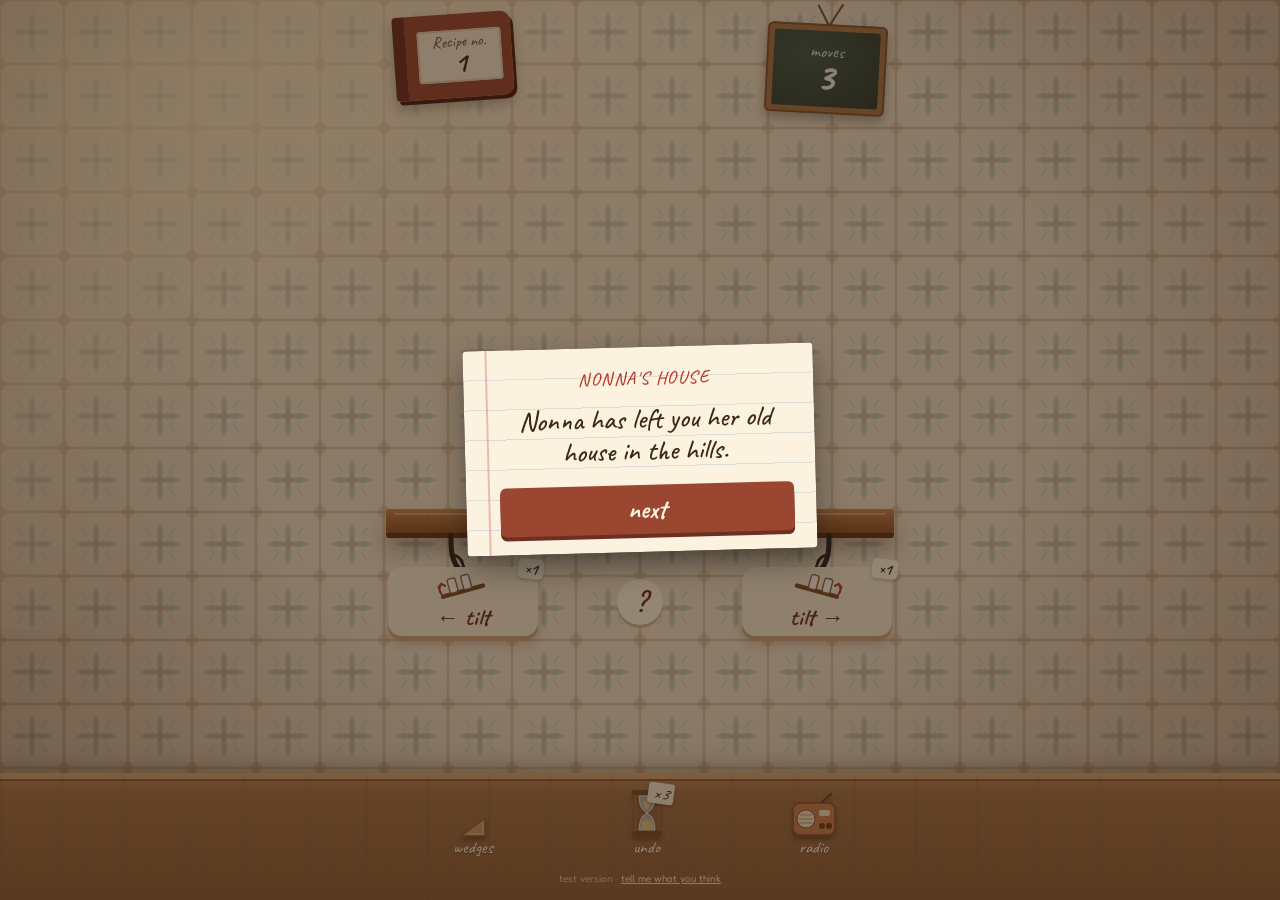
<file: index.html>
<!DOCTYPE html>
<html lang="it">
<head>
<meta charset="utf-8">
<meta name="viewport" content="width=device-width, initial-scale=1, maximum-scale=1, user-scalable=no, viewport-fit=cover">
<meta name="theme-color" content="#2a1a10">
<link rel="icon" href="./icon-192.png">
<title>Nonna's Pantry – La dispensa della nonna</title>
  <script type="module" crossorigin src="./assets/index-CTaG_Aph.js"></script>
  <link rel="stylesheet" crossorigin href="./assets/index-_FVdizAi.css">
</head>
<body>
<div id="app">
  <div id="wall"></div><div id="light"></div>
  <div id="top" class="layerUI">
    <div id="book"><div class="cover"></div><div class="label"><small data-t="Ricetta n.">Ricetta n.</small><b id="lvl">1</b></div></div>
    <button id="purse" hidden aria-label="La cucina: fiocchi e monete" data-t-aria="La cucina: fiocchi e monete"><span><b id="pRibbons">0</b><i class="ribbon"></i></span><span><b id="pCoins">0</b><i class="coin"></i></span><small>cucina</small></button>
    <div id="board"><div class="frame"></div><div class="slate"><small data-t="mosse">mosse</small><b id="mv">0</b></div></div>
  </div>
  <div id="note" class="layerUI"></div>
  <div id="stage" class="layerUI">
    <div id="shelfWrap">
      <div id="jars"></div>
      <div id="plank">
        <svg class="bracket" id="brL" viewBox="0 0 44 52"><path d="M4 2 V10 Q4 46 40 48" fill="none" stroke="#2d2420" stroke-width="5" stroke-linecap="round"/><path d="M4 22 Q14 22 16 32 Q18 40 26 40" fill="none" stroke="#2d2420" stroke-width="3" stroke-linecap="round"/><circle cx="26" cy="38" r="3" fill="#2d2420"/></svg>
        <svg class="bracket" id="brR" viewBox="0 0 44 52"><path d="M4 2 V10 Q4 46 40 48" fill="none" stroke="#2d2420" stroke-width="5" stroke-linecap="round"/><path d="M4 22 Q14 22 16 32 Q18 40 26 40" fill="none" stroke="#2d2420" stroke-width="3" stroke-linecap="round"/><circle cx="26" cy="38" r="3" fill="#2d2420"/></svg>
      </div>
    </div>
    <div id="tiltBtns">
      <button class="tbtn" id="tL" aria-label="Inclina lo scaffale a sinistra" data-t-aria="Inclina lo scaffale a sinistra"><svg viewBox="0 0 64 34" width="58" aria-hidden="true"><path d="M10 26 L54 14" stroke="#7a4a28" stroke-width="5" stroke-linecap="round"/><rect x="16" y="6" width="9" height="16" rx="2.5" fill="#fff8ec" stroke="#8a6440" stroke-width="1.5" transform="rotate(-15 20 14)"/><rect x="31" y="2" width="9" height="16" rx="2.5" fill="#fff8ec" stroke="#8a6440" stroke-width="1.5" transform="rotate(-15 35 10)"/><path d="M8 12 Q4 18 8 23 M8 12 l-3 4 M8 12 l4 2" stroke="#b33a22" stroke-width="2.4" fill="none" stroke-linecap="round"/></svg><span data-t="← inclina">← inclina</span><i class="tcount" id="tcL"></i></button>
      <button class="ruleBtn" id="bRules" aria-label="Come si gioca" data-t-aria="Come si gioca">?</button>
      <button class="tbtn" id="tR" aria-label="Inclina lo scaffale a destra" data-t-aria="Inclina lo scaffale a destra"><svg viewBox="0 0 64 34" width="58" aria-hidden="true"><path d="M10 14 L54 26" stroke="#7a4a28" stroke-width="5" stroke-linecap="round"/><rect x="24" y="2" width="9" height="16" rx="2.5" fill="#fff8ec" stroke="#8a6440" stroke-width="1.5" transform="rotate(15 28 10)"/><rect x="39" y="6" width="9" height="16" rx="2.5" fill="#fff8ec" stroke="#8a6440" stroke-width="1.5" transform="rotate(15 43 14)"/><path d="M56 12 Q60 18 56 23 M56 12 l3 4 M56 12 l-4 2" stroke="#b33a22" stroke-width="2.4" fill="none" stroke-linecap="round"/></svg><span data-t="inclina →">inclina →</span><i class="tcount" id="tcR"></i></button>
    </div>
  </div>
  <div id="counter">
    <div id="items">
      <div class="item" id="wedgeBox" title="Inclinazioni rimaste" data-t-title="Inclinazioni rimaste"><div id="wedges"></div><span data-t="zeppe">zeppe</span></div>
      <button class="item" id="bUndo"><svg width="34" height="48" viewBox="0 0 34 48"><rect x="2" y="1" width="30" height="5" rx="2" fill="#7a4a28"/><rect x="2" y="42" width="30" height="5" rx="2" fill="#7a4a28"/><rect x="4" y="6" width="3" height="36" fill="#9b6a40"/><rect x="27" y="6" width="3" height="36" fill="#9b6a40"/><path d="M9 7 H25 Q25 20 17 24 Q25 28 25 41 H9 Q9 28 17 24 Q9 20 9 7Z" fill="rgba(220,240,240,.55)" stroke="#d9e8e8" stroke-width="1"/><path d="M12 33 Q17 29 22 33 L24 40 H10Z" fill="#e7c48a"/><path d="M13 12 H21 Q20 18 17 21 Q14 18 13 12Z" fill="#e7c48a"/></svg><span data-t="annulla">annulla</span><i class="cnt" id="cUndo">3</i></button>
      <button class="item" id="bPin"><svg width="40" height="48" viewBox="0 0 40 48"><path d="M6 20 Q6 46 20 46 Q34 46 34 20Z" fill="#8f6a8f"/><ellipse cx="20" cy="20" rx="14" ry="4" fill="#a780a7"/><rect x="11" y="2" width="5" height="22" rx="2" fill="#d9b483" transform="rotate(-10 13 13)"/><rect x="19" y="0" width="5" height="24" rx="2" fill="#e3c08f" transform="rotate(6 21 12)"/><rect x="25" y="4" width="5" height="20" rx="2" fill="#d2ab78" transform="rotate(16 27 14)"/></svg><span data-t="mollette">mollette</span><i class="cnt" id="cPin">2</i></button>
      <button class="item" id="bJar"><svg width="34" height="48" viewBox="0 0 34 48"><rect x="7" y="2" width="20" height="6" rx="2" fill="rgba(235,245,245,.7)" stroke="rgba(90,70,55,.45)"/><rect x="3" y="8" width="28" height="38" rx="7" fill="rgba(235,248,248,.35)" stroke="rgba(90,70,55,.45)" stroke-width="1.5"/><rect x="7" y="13" width="3" height="24" rx="1.5" fill="rgba(255,255,255,.75)"/></svg><span data-t="barattolo">barattolo</span><i class="cnt" id="cJar">1</i></button>
      <button class="item" id="bNonna" aria-label="Aiuto della nonna" data-t-aria="Aiuto della nonna"><svg width="44" height="48" viewBox="0 0 44 48"><rect x="7" y="6" width="30" height="38" rx="3" fill="#f6ecd4" transform="rotate(-6 22 25)"/><path d="M12 14h18M12 19h16M12 24h14" stroke="#b79a78" stroke-width="1.6" transform="rotate(-6 22 25)"/><path d="M17 37q5 4 10 0" fill="none" stroke="#c0392b" stroke-width="1.6" stroke-linecap="round"/><circle cx="13" cy="31" r="7" fill="rgba(220,240,240,.55)" stroke="#5a3a24" stroke-width="2.4"/><circle cx="31" cy="31" r="7" fill="rgba(220,240,240,.55)" stroke="#5a3a24" stroke-width="2.4"/><path d="M20 30q2-2 4 0" fill="none" stroke="#5a3a24" stroke-width="2.4"/><path d="M6 29 2 26M38 29l4-3" stroke="#5a3a24" stroke-width="2" stroke-linecap="round"/></svg><span data-t="nonna">nonna</span><i class="cnt" id="cNonna">1</i></button>
      <button class="item" id="bRadio" aria-label="Impostazioni" data-t-aria="Impostazioni"><svg width="46" height="44" viewBox="0 0 46 44"><line x1="30" y1="10" x2="40" y2="1" stroke="#5a4636" stroke-width="2" stroke-linecap="round"/><rect x="2" y="10" width="42" height="32" rx="7" fill="#c9824f" stroke="#8a5229" stroke-width="1.5"/><circle cx="15" cy="26" r="9" fill="#f1e3c6" stroke="#8a5229"/><g stroke="#b99a72" stroke-width="1"><line x1="9" y1="22" x2="21" y2="22"/><line x1="8" y1="26" x2="22" y2="26"/><line x1="9" y1="30" x2="21" y2="30"/></g><rect x="28" y="17" width="11" height="6" rx="2" fill="#f1e3c6"/><circle cx="31" cy="33" r="3" fill="#6d3a1d"/><circle cx="38" cy="33" r="3" fill="#6d3a1d"/></svg><span data-t="radio">radio</span></button>
    </div>
    <button class="legend" id="legend"><span data-t="versione di prova">versione di prova</span> · <u data-t="dimmi cosa ne pensi">dimmi cosa ne pensi</u></button>
  </div>
</div>
<div id="home" role="dialog" aria-label="La cucina della nonna" data-t-aria="La cucina della nonna"></div>
<div id="modal"><div class="page" id="card"></div></div>
<div id="toast"></div>
<svg id="hand" viewBox="0 0 48 56" width="56" height="64" aria-hidden="true"><path d="M17 26 V8 a4 4 0 0 1 8 0 V24 M25 22 a4 4 0 0 1 8 0 V28 M33 26 a4 4 0 0 1 8 0 V36 C41 48 33 54 24 54 C15 54 10 48 7 41 L3 31 a4 4 0 0 1 7-4 L17 35 Z" fill="#fff6e6" stroke="#4a2f1d" stroke-width="2.4" stroke-linejoin="round"/></svg>

</body>
</html>
</file>
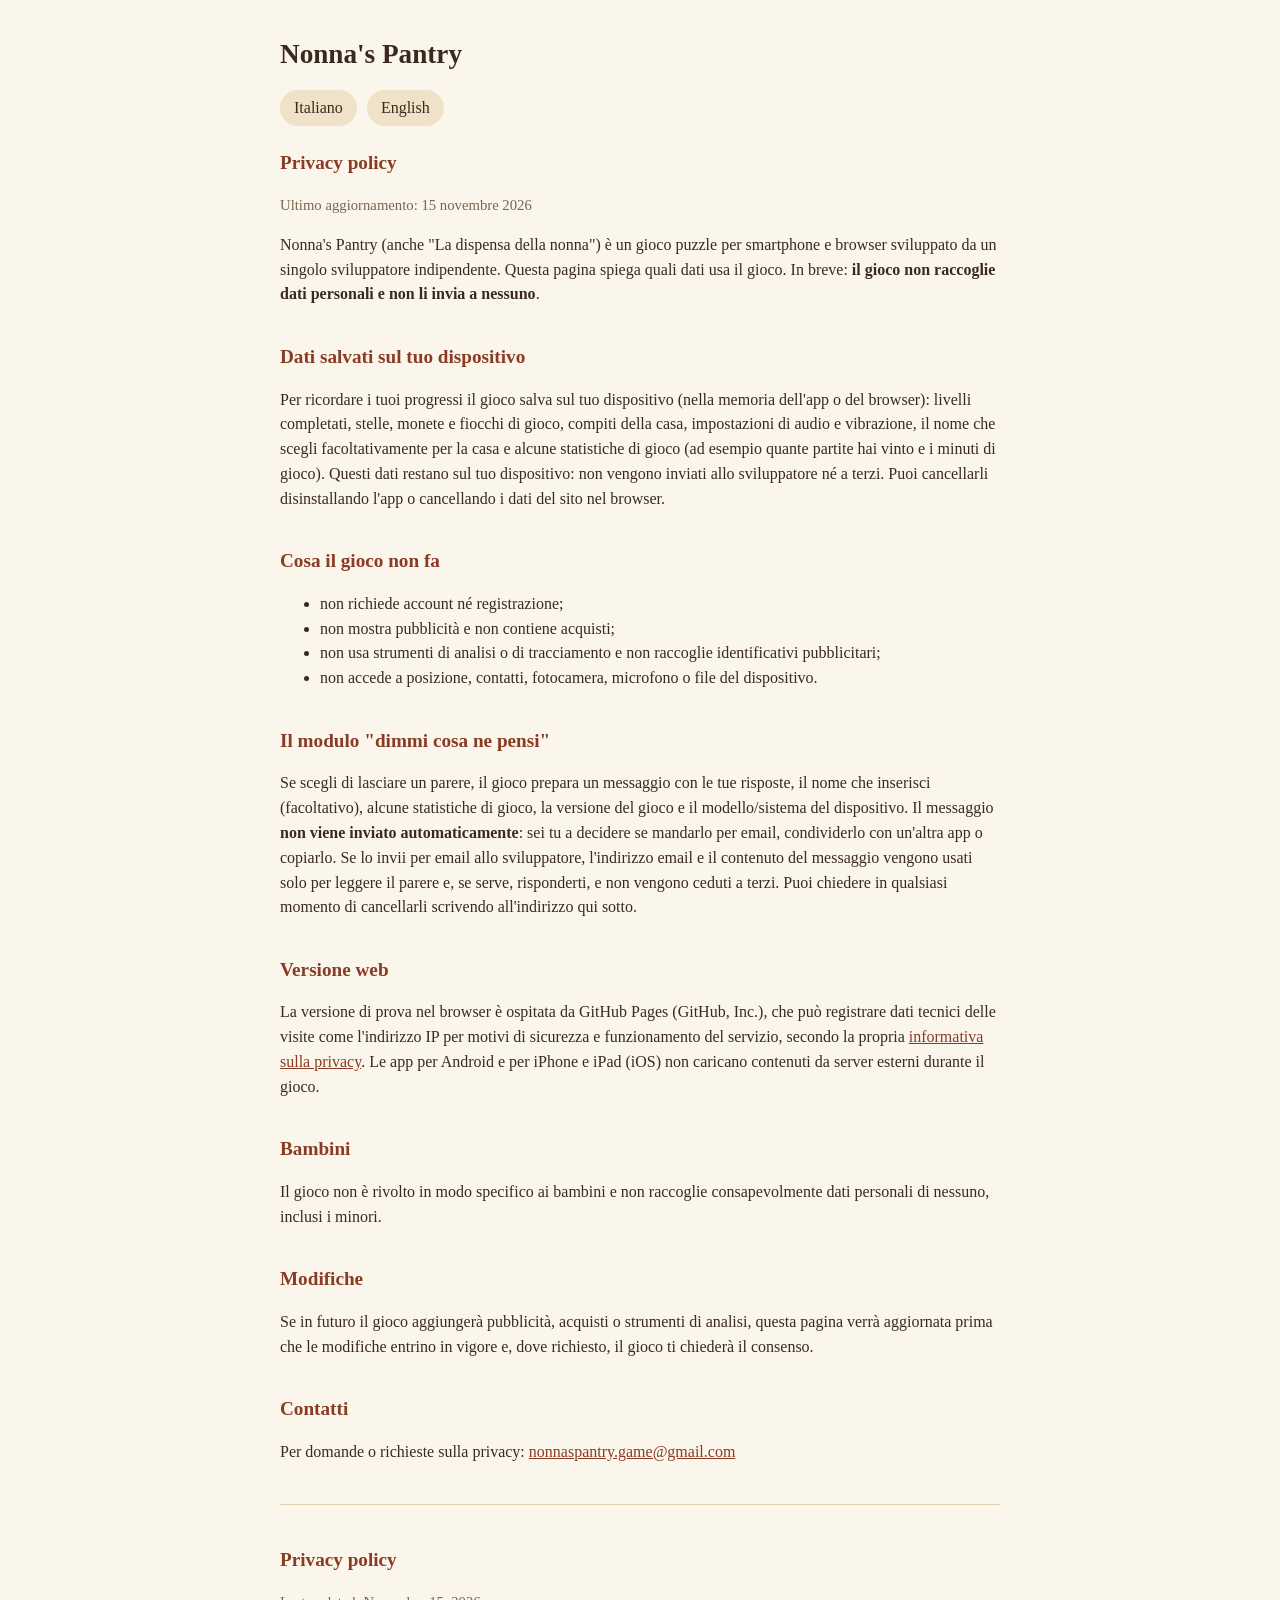
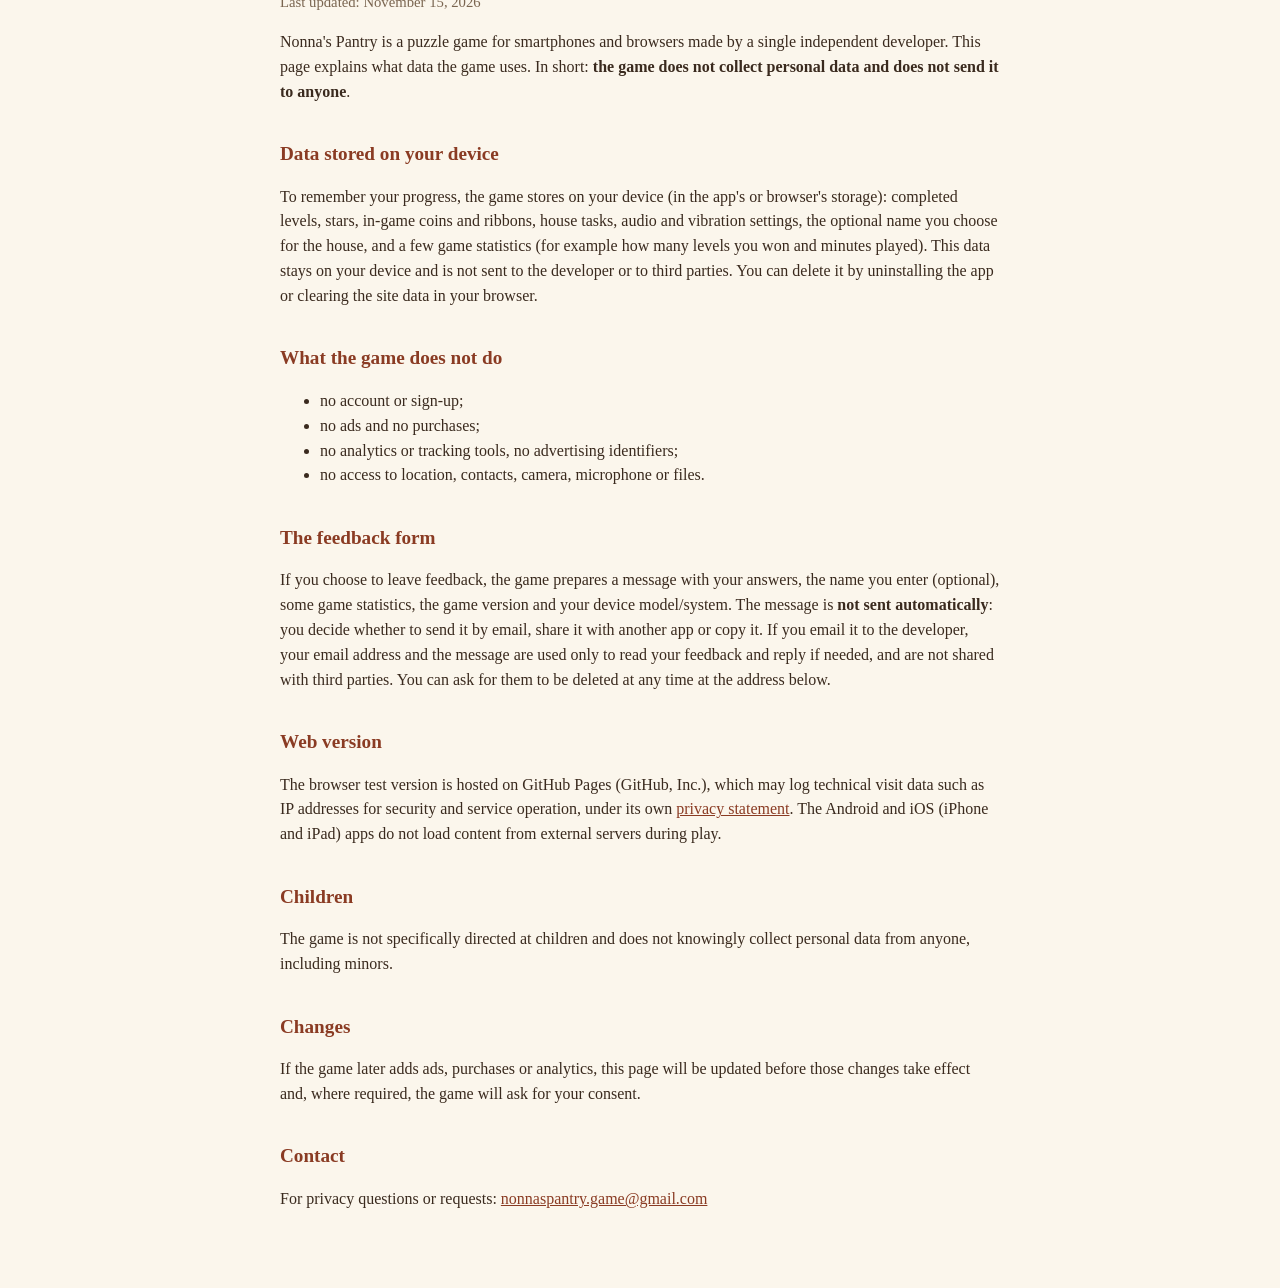
<file: privacy.html>
<!DOCTYPE html>
<html lang="it">
<head>
<meta charset="utf-8">
<meta name="viewport" content="width=device-width, initial-scale=1">
<title>Nonna's Pantry – Privacy policy</title>
<style>
  body{font-family:Georgia,'Times New Roman',serif;max-width:720px;margin:0 auto;padding:28px 20px 60px;color:#3a2a1e;background:#fbf6ec;line-height:1.55}
  h1{font-size:1.7em;margin:.2em 0}
  h2{font-size:1.2em;margin-top:1.8em;color:#8a3b23}
  .lang{display:flex;gap:10px;margin:14px 0 22px}
  .lang a{padding:6px 14px;border-radius:20px;background:#efe2c8;color:#3a2a1e;text-decoration:none}
  .small{color:#7a6550;font-size:.92em}
  hr{border:0;border-top:1px solid #e0cfae;margin:40px 0}
  a{color:#8a3b23}
</style>
</head>
<body>
<h1>Nonna's Pantry</h1>
<div class="lang"><a href="#it">Italiano</a><a href="#en">English</a></div>

<section id="it">
<h2 style="margin-top:0">Privacy policy</h2>
<p class="small">Ultimo aggiornamento: 15 novembre 2026</p>

<p>Nonna's Pantry (anche "La dispensa della nonna") è un gioco puzzle per smartphone e browser sviluppato da un singolo sviluppatore indipendente. Questa pagina spiega quali dati usa il gioco. In breve: <strong>il gioco non raccoglie dati personali e non li invia a nessuno</strong>.</p>

<h2>Dati salvati sul tuo dispositivo</h2>
<p>Per ricordare i tuoi progressi il gioco salva sul tuo dispositivo (nella memoria dell'app o del browser): livelli completati, stelle, monete e fiocchi di gioco, compiti della casa, impostazioni di audio e vibrazione, il nome che scegli facoltativamente per la casa e alcune statistiche di gioco (ad esempio quante partite hai vinto e i minuti di gioco). Questi dati restano sul tuo dispositivo: non vengono inviati allo sviluppatore né a terzi. Puoi cancellarli disinstallando l'app o cancellando i dati del sito nel browser.</p>

<h2>Cosa il gioco non fa</h2>
<ul>
  <li>non richiede account né registrazione;</li>
  <li>non mostra pubblicità e non contiene acquisti;</li>
  <li>non usa strumenti di analisi o di tracciamento e non raccoglie identificativi pubblicitari;</li>
  <li>non accede a posizione, contatti, fotocamera, microfono o file del dispositivo.</li>
</ul>

<h2>Il modulo "dimmi cosa ne pensi"</h2>
<p>Se scegli di lasciare un parere, il gioco prepara un messaggio con le tue risposte, il nome che inserisci (facoltativo), alcune statistiche di gioco, la versione del gioco e il modello/sistema del dispositivo. Il messaggio <strong>non viene inviato automaticamente</strong>: sei tu a decidere se mandarlo per email, condividerlo con un'altra app o copiarlo. Se lo invii per email allo sviluppatore, l'indirizzo email e il contenuto del messaggio vengono usati solo per leggere il parere e, se serve, risponderti, e non vengono ceduti a terzi. Puoi chiedere in qualsiasi momento di cancellarli scrivendo all'indirizzo qui sotto.</p>

<h2>Versione web</h2>
<p>La versione di prova nel browser è ospitata da GitHub Pages (GitHub, Inc.), che può registrare dati tecnici delle visite come l'indirizzo IP per motivi di sicurezza e funzionamento del servizio, secondo la propria <a href="https://docs.github.com/site-policy/privacy-policies/github-general-privacy-statement" target="_blank" rel="noopener">informativa sulla privacy</a>. Le app per Android e per iPhone e iPad (iOS) non caricano contenuti da server esterni durante il gioco.</p>

<h2>Bambini</h2>
<p>Il gioco non è rivolto in modo specifico ai bambini e non raccoglie consapevolmente dati personali di nessuno, inclusi i minori.</p>

<h2>Modifiche</h2>
<p>Se in futuro il gioco aggiungerà pubblicità, acquisti o strumenti di analisi, questa pagina verrà aggiornata prima che le modifiche entrino in vigore e, dove richiesto, il gioco ti chiederà il consenso.</p>

<h2>Contatti</h2>
<p>Per domande o richieste sulla privacy: <a href="mailto:nonnaspantry.game@gmail.com">nonnaspantry.game@gmail.com</a></p>
</section>

<hr>

<section id="en">
<h2 style="margin-top:0">Privacy policy</h2>
<p class="small">Last updated: November 15, 2026</p>

<p>Nonna's Pantry is a puzzle game for smartphones and browsers made by a single independent developer. This page explains what data the game uses. In short: <strong>the game does not collect personal data and does not send it to anyone</strong>.</p>

<h2>Data stored on your device</h2>
<p>To remember your progress, the game stores on your device (in the app's or browser's storage): completed levels, stars, in-game coins and ribbons, house tasks, audio and vibration settings, the optional name you choose for the house, and a few game statistics (for example how many levels you won and minutes played). This data stays on your device and is not sent to the developer or to third parties. You can delete it by uninstalling the app or clearing the site data in your browser.</p>

<h2>What the game does not do</h2>
<ul>
  <li>no account or sign-up;</li>
  <li>no ads and no purchases;</li>
  <li>no analytics or tracking tools, no advertising identifiers;</li>
  <li>no access to location, contacts, camera, microphone or files.</li>
</ul>

<h2>The feedback form</h2>
<p>If you choose to leave feedback, the game prepares a message with your answers, the name you enter (optional), some game statistics, the game version and your device model/system. The message is <strong>not sent automatically</strong>: you decide whether to send it by email, share it with another app or copy it. If you email it to the developer, your email address and the message are used only to read your feedback and reply if needed, and are not shared with third parties. You can ask for them to be deleted at any time at the address below.</p>

<h2>Web version</h2>
<p>The browser test version is hosted on GitHub Pages (GitHub, Inc.), which may log technical visit data such as IP addresses for security and service operation, under its own <a href="https://docs.github.com/site-policy/privacy-policies/github-general-privacy-statement" target="_blank" rel="noopener">privacy statement</a>. The Android and iOS (iPhone and iPad) apps do not load content from external servers during play.</p>

<h2>Children</h2>
<p>The game is not specifically directed at children and does not knowingly collect personal data from anyone, including minors.</p>

<h2>Changes</h2>
<p>If the game later adds ads, purchases or analytics, this page will be updated before those changes take effect and, where required, the game will ask for your consent.</p>

<h2>Contact</h2>
<p>For privacy questions or requests: <a href="mailto:nonnaspantry.game@gmail.com">nonnaspantry.game@gmail.com</a></p>
</section>
</body>
</html>
</file>
<file: assets/index-_FVdizAi.css>
@font-face{font-family:Caveat;font-style:normal;font-display:swap;font-weight:500;src:url(./caveat-latin-500-normal-B9SDL8cy.woff2)format("woff2"),url(./caveat-latin-500-normal-Do9veZfZ.woff)format("woff")}@font-face{font-family:Caveat;font-style:normal;font-display:swap;font-weight:500;src:url(./caveat-latin-ext-500-normal-jKqJW7bC.woff2)format("woff2"),url(./caveat-latin-ext-500-normal-wUUXxlbS.woff)format("woff")}@font-face{font-family:Caveat;font-style:normal;font-display:swap;font-weight:700;src:url(./caveat-latin-700-normal-D8_1Nw6V.woff2)format("woff2"),url(./caveat-latin-700-normal-cPyBTTZN.woff)format("woff")}@font-face{font-family:Caveat;font-style:normal;font-display:swap;font-weight:700;src:url(./caveat-latin-ext-700-normal-DFbRgDry.woff2)format("woff2"),url(./caveat-latin-ext-700-normal-DjJQd59I.woff)format("woff")}@font-face{font-family:Fredoka;font-style:normal;font-display:swap;font-weight:400;src:url(./fredoka-latin-400-normal-17JuUzdy.woff2)format("woff2"),url(./fredoka-latin-400-normal-DbXSrOeS.woff)format("woff")}@font-face{font-family:Fredoka;font-style:normal;font-display:swap;font-weight:400;src:url([data-uri])format("woff2"),url([data-uri])format("woff")}@font-face{font-family:Fredoka;font-style:normal;font-display:swap;font-weight:500;src:url(./fredoka-latin-500-normal-B0JifZgm.woff2)format("woff2"),url(./fredoka-latin-500-normal-BL692wg7.woff)format("woff")}@font-face{font-family:Fredoka;font-style:normal;font-display:swap;font-weight:500;src:url([data-uri])format("woff2"),url([data-uri])format("woff")}@font-face{font-family:Fredoka;font-style:normal;font-display:swap;font-weight:600;src:url(./fredoka-latin-600-normal-C4zohCW5.woff2)format("woff2"),url(./fredoka-latin-600-normal-CcrEjrB4.woff)format("woff")}@font-face{font-family:Fredoka;font-style:normal;font-display:swap;font-weight:600;src:url([data-uri])format("woff2"),url([data-uri])format("woff")}:root{--jw:60px;--lh:34px;--ink:#3d2718}*{box-sizing:border-box;-webkit-tap-highlight-color:transparent}html,body{overscroll-behavior:none;height:100%;margin:0;overflow:hidden}body{color:var(--ink);-webkit-user-select:none;user-select:none;touch-action:none;background:#2a1a10;justify-content:center;font-family:Fredoka,system-ui,sans-serif;display:flex}#app{flex-direction:column;width:100%;max-width:520px;height:100%;display:flex;position:relative;overflow:hidden}#wall{background-color:#efe2c8;background-size:64px 64px;position:absolute;inset:0}#wall:after{content:"";background:radial-gradient(90% 60% at 15% 10%,#ffecbe8c,#0000 60%),radial-gradient(at 50% 40%,#0000 45%,#46280f59 100%);position:absolute;inset:0}#light{pointer-events:none;z-index:1;background:linear-gradient(115deg,#fff0c800 30%,#fff0c847 45%,#fff0c800 60%);width:90%;height:80%;position:absolute;top:-10%;left:-30%;transform:skew(-12deg)}.layerUI{z-index:2;position:relative}#top{justify-content:space-between;align-items:flex-start;padding:14px 14px 0;display:flex}#book{cursor:pointer;width:118px;height:84px;position:relative;transform:rotate(-4deg)}#book .cover{background:linear-gradient(90deg,#6d2f22 0 12px,#9b4630 12px);border-radius:4px 10px 10px 4px;position:absolute;inset:0;box-shadow:3px 4px #4a1e14,0 8px 14px #0000004d}#book .label{background:#f6ecd4;border-radius:3px;flex-direction:column;justify-content:center;align-items:center;font-family:Caveat,Segoe Print,Bradley Hand,cursive;line-height:.95;display:flex;position:absolute;inset:16px 10px 16px 24px;box-shadow:inset 0 0 0 2px #e0cfae}#book .label small{color:#7a5a3e;font-size:16px}#book .label b{font-size:28px}#board{width:120px;height:90px;margin-top:10px;position:relative;transform:rotate(3deg)}#board:before{content:"";transform-origin:bottom;background:#6b5040;width:2px;height:24px;position:absolute;top:-22px;left:50%;transform:rotate(-30deg)}#board:after{content:"";transform-origin:bottom;background:#6b5040;width:2px;height:26px;position:absolute;top:-24px;left:50%;transform:rotate(30deg)}#board .frame{background:#a7774a;border-radius:6px;position:absolute;inset:0;box-shadow:0 6px 12px #0000004d,inset 0 0 0 2px #7f5631}#board .slate{color:#f3f0e4;background:radial-gradient(at 30% 30%,#3f5a48,#283b2f);border-radius:3px;flex-direction:column;justify-content:center;align-items:center;font-family:Caveat,Segoe Print,Bradley Hand,cursive;line-height:.9;display:flex;position:absolute;inset:7px}#board .slate small{opacity:.85;font-size:17px}#board .slate b{text-shadow:0 0 1px #fff;font-size:38px}#board.low .slate b{color:#ff9b86;animation:1s infinite chalk}@keyframes chalk{50%{opacity:.55}}#note{text-align:center;color:#3d2a1c;background:#fff9e3;align-self:center;max-width:330px;min-height:52px;margin:8px 22px 0;padding:10px 14px 8px;font-family:Caveat,Segoe Print,Bradley Hand,cursive;font-size:21px;line-height:1.05;transition:transform .2s;position:relative;transform:rotate(-1.2deg);box-shadow:0 4px 10px #3c1e0a38}#note:before{content:"";background:#e6d7aabf;width:64px;height:18px;margin-left:-32px;position:absolute;top:-9px;left:50%;transform:rotate(3deg);box-shadow:0 1px 2px #0000001a}#note.flash{color:#b33a22;transform:rotate(1deg)scale(1.03)}#note:empty{visibility:hidden}#stage{cursor:grab;flex-direction:column;flex:1;justify-content:center;align-items:center;min-height:260px;display:flex;position:relative}#shelfWrap{transform-origin:50% 100%;width:100%;transition:transform .22s cubic-bezier(.3,1.4,.5,1);position:relative}#jars{min-height:calc(var(--lh)*4 + 50px);justify-content:center;align-items:flex-end;gap:9px;padding:0 14px;display:flex}#plank{background:repeating-linear-gradient(90deg,#50280f00 0 40px,#50280f14 40px 42px,#50280f00 42px 97px),linear-gradient(#c58b55,#a96d3c 45%,#8a5229);border-radius:3px;height:24px;margin:0 6px;position:relative;box-shadow:0 5px #5f3519,0 16px 22px #28140559}#plank:before{content:"";background:#ffe1b459;border-radius:2px;height:2px;position:absolute;top:4px;left:8px;right:8px}.bracket{width:44px;height:52px;position:absolute;top:24px}#brL{left:12%}#brR{right:12%;transform:scaleX(-1)}.tag{text-align:center;color:#5a3a24;transform-origin:50% -18px;cursor:pointer;background:#f3e3c3;border-radius:3px 3px 8px 8px;width:62px;padding:4px 0 3px;font-family:Caveat,Segoe Print,Bradley Hand,cursive;font-size:19px;animation:3s ease-in-out infinite sway;position:absolute;top:22px;box-shadow:0 3px 6px #0003}.tag:before{content:"";background:#7d6248;width:1px;height:18px;position:absolute;top:-18px;left:50%}.tag:after{content:"";background:#d8c4a0;border-radius:50%;width:6px;height:6px;margin-left:-3px;position:absolute;top:3px;left:50%;box-shadow:inset 0 1px 1px #0000004d}#tagL{left:0;transform:rotate(3deg)}#tagR{animation-delay:-1.5s;right:0}.tag.armed{color:#a53a1c;background:#ffd7a8}.tag.off{opacity:.35}@keyframes sway{50%{transform:rotate(-3deg)}}.jar{width:var(--jw);flex-direction:column;align-items:center;transition:transform .16s;display:flex;position:relative}.rim{background:linear-gradient(90deg,#fff9,#dcebeb59 40%,#ffffffa6);border:1.5px solid #5a463766;border-bottom:none;border-radius:4px 4px 1px 1px;width:82%;height:9px}.glass{background:linear-gradient(90deg,#ffffff6b,#ebf8f81f 30%,#ebf8f80f 70%,#ffffff52);border:1.5px solid #5a463761;border-radius:9px 9px 13px 13px;flex-direction:column-reverse;width:100%;padding:3px 3px 4px;display:flex;position:relative;overflow:hidden;box-shadow:inset 0 0 0 1.5px #ffffff73,0 4px 3px #3c1e0a26}.glass:after{content:"";pointer-events:none;z-index:3;background:linear-gradient(#ffffffb3,#ffffff14);border-radius:6px;width:9%;height:70%;position:absolute;top:8%;left:12%}.layer{height:var(--lh);background-size:26px 26px;position:relative;box-shadow:inset 0 3px 2px -1px #ffffff47,inset 0 -2px 2px #0000002e}.glass .layer:first-child{border-radius:0 0 9px 9px}.layer.topL{border-radius:40% 40% 0 0/14% 14% 0 0}.layer.pop{animation:.3s ease-out pop}@keyframes pop{0%{opacity:.2;transform:translateY(-14px)}70%{transform:translateY(2px)}}.layer.ghostNew{outline-offset:-4px;outline:2.5px dashed #fffaebf2;animation:.9s infinite gh}@keyframes gh{50%{filter:brightness(1.3)saturate(1.2)}}.layer.ghostGone{opacity:.25}.slot{height:var(--lh)}.jar.sel{transform:translateY(-18px)rotate(-2deg)}.jar.sel .glass{box-shadow:inset 0 0 0 1.5px #ffffff73,0 0 0 3px #ffd68cd9,0 12px 10px #3c1e0a33}.cloth{z-index:4;width:112%;height:24px;animation:.4s cubic-bezier(.3,1.6,.5,1) clothIn;position:absolute;top:-12px}.cloth .c{background:repeating-linear-gradient(0deg,#c832288c 0 5px,#0000 5px 10px),repeating-linear-gradient(90deg,#c832288c 0 5px,#0000 5px 10px),#fbf3e6;border-radius:45% 45% 20% 20%/60% 60% 30% 30%;position:absolute;inset:0;box-shadow:0 3px 3px #0000002e}.cloth .s{background:#c9a46a;border-radius:2px;height:3px;position:absolute;bottom:5px;left:4%;right:4%}@keyframes clothIn{0%{opacity:0;transform:translateY(-30px)scale(1.2)}}.peg{z-index:5;width:18px;height:40px;animation:.3s clothIn;position:absolute;top:-30px}.jar.pinnable .glass{box-shadow:inset 0 0 0 1.5px #ffffff73,0 0 0 3px #ffd36b}.jar.splash{animation:.25s splash}@keyframes splash{50%{transform:scale(1.05,.96)}}.jar.shake{animation:.3s shake}@keyframes shake{25%{transform:translate(-5px)}75%{transform:translate(5px)}}#counter{z-index:2;background:linear-gradient(#b98758,#a17146 18%,#8e6038);margin-top:4px;padding:16px 10px 14px;position:relative;box-shadow:inset 0 6px #d4a774,inset 0 8px #8a5a33,0 -8px 18px #28140540}#counter:before{content:"";pointer-events:none;background:repeating-linear-gradient(90deg,#3c1e0a0d 0 2px,#0000 2px 23px,#3c1e0a0a 23px 24px,#0000 24px 61px);position:absolute;inset:0}#items{justify-content:space-around;align-items:flex-end;display:flex;position:relative}.item{cursor:pointer;color:#fff3dc;text-shadow:0 1px 1px #0006;background:0 0;border:none;flex-direction:column;align-items:center;padding:0;font-family:Caveat,Segoe Print,Bradley Hand,cursive;font-size:17px;display:flex;position:relative}.item svg{filter:drop-shadow(0 4px 2px #28140559);transition:transform .15s}.item:active svg{transform:translateY(2px)}.item.on svg{transform:translateY(-6px)rotate(-6deg)}.item:disabled{opacity:.4;cursor:default}.item .cnt{color:#5a3a24;text-shadow:none;background:#f6ecd4;border-radius:3px;padding:0 5px;font-size:17px;position:absolute;top:-6px;right:-10px;transform:rotate(8deg);box-shadow:0 2px 3px #00000040}#wedges{justify-content:center;align-items:flex-end;gap:2px;min-width:60px;height:30px;display:flex}#wedges svg{animation:.3s clothIn}#modal{z-index:10;background:#28140880;justify-content:center;align-items:center;padding:22px;display:none;position:fixed;inset:0}#modal.show{display:flex}.page{text-align:center;background-color:#fbf3df;background-image:linear-gradient(90deg,#0000 22px,#d2504659 22px 24px,#0000 24px),repeating-linear-gradient(#0000 0 29px,#648cb438 29px 30px);background-position:0 0;background-repeat:repeat;background-size:auto;background-attachment:scroll;background-origin:padding-box;background-clip:border-box;border-radius:4px;width:100%;max-width:350px;padding:22px 22px 18px 34px;font-family:Caveat,Segoe Print,Bradley Hand,cursive;animation:.35s cubic-bezier(.3,1.5,.5,1) cardIn;position:relative;transform:rotate(-1.5deg);box-shadow:0 14px 30px #00000059}@keyframes cardIn{0%{opacity:0;transform:rotate(-8deg)scale(.7)}}.page h2{margin:0 0 4px;font-size:38px;line-height:1}.page p{color:#5d4330;margin:4px 0 10px;font-size:22px;line-height:1.1}.stamps{justify-content:center;gap:10px;margin:8px 0;display:flex}.stamp{color:#b8372a;opacity:.85;border:3px solid #b8372a;border-radius:50%;justify-content:center;align-items:center;width:54px;height:54px;font-size:30px;animation:.3s both stampIn;display:flex;transform:rotate(-12deg)}.stamp.off{color:#c9b9a0;opacity:.5;border-color:#c9b9a0}.stamp:nth-child(2){animation-delay:.15s;transform:rotate(6deg)}.stamp:nth-child(3){animation-delay:.3s;transform:rotate(-4deg)}@keyframes stampIn{0%{opacity:0;transform:scale(2)}}.pbtn{cursor:pointer;color:#fbf3df;background:#9b4630;border:none;border-radius:6px;width:100%;margin-top:10px;padding:8px;font-family:Caveat,Segoe Print,Bradley Hand,cursive;font-size:26px;font-weight:700;display:block;box-shadow:0 4px #6d2f22}.pbtn.sec{color:#6d2f22;box-shadow:none;background:0 0;margin-top:4px;font-size:22px;font-weight:500;text-decoration:underline}.grid{grid-template-columns:repeat(5,1fr);gap:6px;margin:8px 0;display:grid}.grid button{color:#3d2718;cursor:pointer;background:0 0;border:none;border-radius:6px;padding:2px 0;font-family:Caveat,Segoe Print,Bradley Hand,cursive;font-size:24px}.grid button small{color:#b8372a;letter-spacing:-1px;min-height:13px;font-size:12px;display:block}.grid button:disabled{opacity:.3}.grid button.cur{background:#9b463026}.grid button,.pbtn{min-height:44px}.page{max-height:calc(100dvh - 56px);overflow:auto}.medals{color:#5d4330;text-align:left;margin:12px 0}.medals h3{margin:0 0 4px;font-size:24px}.medals ul{grid-template-columns:repeat(2,minmax(0,1fr));gap:6px;margin:0;padding:0;list-style:none;display:grid}.medals li,.badgeLine{align-items:center;gap:6px;display:flex}.medals li{min-width:0;line-height:1.1}.medals svg,.badgeLine svg{flex:none}.medals small{margin-top:3px;display:block}.medals .locked{color:#726c66}.medals .locked svg{filter:grayscale();opacity:.65}.page .badgeLine{justify-content:center;margin:3px 0;font-size:18px}.page .dessert{background:#f8e7c7;border:1px solid #cf9e64;border-radius:8px;justify-content:center;align-items:center;gap:8px;margin:6px 0;padding:6px;font-size:19px;display:flex}.dessert svg{flex:none}.hNote.hNextTask{background:#fbf3df;border:1px dashed #c39a6d;border-radius:6px;margin:10px 0;padding:8px 12px}.shareImage{-webkit-user-select:auto;user-select:auto;-webkit-touch-callout:default;border-radius:5px;width:auto;max-width:100%;height:auto;max-height:56dvh;margin:auto;display:block}.daily{color:#5d4330;text-align:left;background:#f6e6c7;border:1px solid #cfab7e;border-radius:8px;margin:8px 0;padding:7px 10px}.daily h3{margin:0 0 4px;font-size:23px}.daily ul{gap:4px;margin:0;padding:0;list-style:none;display:grid}.daily li{grid-template-columns:minmax(0,1fr) auto;align-items:end;gap:2px 6px;font-size:17px;line-height:1.05;display:grid}.daily small{font-variant-numeric:tabular-nums;font-size:13px}.daily progress{accent-color:#65784b;grid-column:1/-1;width:100%;height:6px}.daily.compact li{font-size:15px}#toast{color:#fff6e0;text-shadow:0 2px #9b4630,0 4px 10px #0006;opacity:0;pointer-events:none;z-index:11;white-space:nowrap;font-family:Caveat,Segoe Print,Bradley Hand,cursive;font-size:40px;font-weight:700;transition:all .25s;position:fixed;top:44%;left:50%;transform:translate(-50%,10px)rotate(-3deg)}#toast.show{opacity:1;transform:translate(-50%)rotate(-3deg)}#toast{white-space:normal;text-align:center;width:max-content;max-width:calc(100% - 36px);font-size:clamp(22px,7vw,40px);top:16%}.legend{z-index:2;color:#fff0d7b3;text-align:center;margin-top:8px;font-size:10px;position:relative}#app{padding-top:env(safe-area-inset-top);padding-bottom:env(safe-area-inset-bottom)}#hand{z-index:9;pointer-events:none;opacity:0;filter:drop-shadow(0 6px 6px #0000004d);transition:opacity .3s;position:fixed;top:0;left:0}#hand.show{opacity:1}#hand.drag{animation:1.8s ease-in-out infinite handDrag}#hand.tap{animation:1.6s ease-in-out infinite handTap}@keyframes handDrag{0%{transform:translate(var(--hx),var(--hy))}15%{transform:translate(var(--hx),calc(var(--hy) + 6px)) scale(.92)}70%{transform:translate(calc(var(--hx) + var(--hdx,110px)),calc(var(--hy) + 6px)) scale(.92);opacity:1}85%{opacity:0}to{transform:translate(var(--hx),var(--hy));opacity:0}}@keyframes handTap{0%,to{transform:translate(var(--hx),var(--hy))}20%{transform:translate(var(--hx),calc(var(--hy) + 8px)) scale(.9)}45%{transform:translate(var(--hx2),var(--hy2))}65%{transform:translate(var(--hx2),calc(var(--hy2) + 8px)) scale(.9)}}#board .slate em{color:#ffcf8a;margin-top:2px;font-size:15px;font-style:normal}.toggle{cursor:pointer;border-bottom:1px dashed #64462840;justify-content:space-between;align-items:center;padding:4px 0;font-size:24px;display:flex}.toggle .sw{background:#d6c4a6;border-radius:14px;width:52px;height:28px;transition:all .2s;position:relative}.toggle .sw:after{content:"";background:#fff;border-radius:50%;width:22px;height:22px;transition:all .2s;position:absolute;top:3px;left:3px;box-shadow:0 1px 2px #0000004d}.toggle.on .sw{background:#5d8f4e}.toggle.on .sw:after{left:27px}.page a{color:#6d2f22}.small{color:#8a6a50;margin-top:10px;font-size:16px}i.coin,i.ribbon{vertical-align:-.1em;border-radius:50%;width:.9em;height:.9em;margin-left:3px;display:inline-block}i.coin{background:radial-gradient(circle at 35% 35%,#ffe9a0,#e0a830 60%,#b47a1a);box-shadow:inset 0 0 0 1.5px #a06a14}i.ribbon{background:0 0;border-radius:0;position:relative}i.ribbon:before{content:"";clip-path:polygon(50% 38%,8% 8%,8% 68%,50% 50%,92% 68%,92% 8%);background:#d4575f;position:absolute;inset:0}i.ribbon:after{content:"";background:#b43f48;border-radius:50%;width:24%;height:24%;position:absolute;top:30%;left:38%}#purse{color:#4a2f1d;cursor:pointer;background:#f6ecd4;border:none;border-radius:10px;flex-direction:column;align-self:center;align-items:center;gap:2px;min-width:76px;margin-top:6px;padding:6px 10px 4px;font-family:Caveat,cursive;font-size:22px;display:flex;transform:rotate(1deg);box-shadow:0 4px #d3b58e,0 6px 10px #0000002e}#purse span{align-items:center;line-height:1;display:flex}#purse[hidden]{display:none}#purse small{color:#8a6a50;font-size:15px}#purse.ready{animation:1.6s ease-in-out infinite purseGlow}#purse{position:relative}#purse.ready:after{content:"";background:#c0392b;border-radius:50%;width:12px;height:12px;position:absolute;top:-4px;right:-4px;box-shadow:0 0 0 2px #f6ecd4}#purse.lastmile{animation:1.6s ease-in-out infinite purseGlow}.page .lastTaskNote{background:#f8e5ad;border:1px solid #c18b3c;border-radius:6px;padding:6px;font-size:19px;font-weight:700}.hTasks .lastmile button{outline-offset:-2px;outline:2px solid #b88435}@media (prefers-reduced-motion:reduce){#purse.lastmile{animation:none}}@keyframes purseGlow{50%{box-shadow:0 4px #d3b58e,0 0 0 5px #d4575f59}}.legend{cursor:pointer;background:0 0;border:none;width:100%;padding:6px 0 0;font-family:inherit}.legend u{color:#ffe3b8}.loot{font-family:Caveat,cursive;color:#6d2f22!important;margin:2px 0 6px!important;font-size:30px!important}.pbtn.sec2{color:#4a2f1d;background:#f1dcc0;box-shadow:0 4px #d3b58e}.pbtn.glow{background:#d4575f;animation:1.6s infinite purseGlow;box-shadow:0 4px #9b3a40}a.pbtn{box-sizing:border-box;text-decoration:none}#wedges .buy{color:#fff3dc;white-space:nowrap;font-size:16px}.item .cnt.price{white-space:nowrap;font-size:15px}#coach{z-index:8;pointer-events:none;opacity:0;transition:opacity .25s;position:fixed;inset:0}#coach.show{opacity:1}#coach.blocking{pointer-events:auto}#coach.dim{background:#1e0f058c}#coach .spot{pointer-events:none;border-radius:16px;transition:all .3s;position:fixed;box-shadow:0 0 0 9999px #1e0f058c}#coach .bubble{text-align:center;color:#3d2a1c;pointer-events:auto;background:#fff9e3;width:min(330px,86vw);padding:12px 16px 10px;font-family:Caveat,cursive;font-size:24px;line-height:1.08;position:fixed;left:50%;transform:translate(-50%)rotate(-1deg);box-shadow:0 8px 20px #00000059}#coach .bubble p{margin:0}#coach:not(.show) .bubble{pointer-events:none}#coach .bubble .pbtn{margin-top:10px;padding:6px;font-size:22px}#home{z-index:7;color:#3d2718;background:#f3e6cc;flex-direction:column;align-items:center;padding:14px 16px 24px;font-family:Caveat,cursive;display:none;position:fixed;inset:0;overflow-y:auto}#home.show{display:flex}#home>*{flex-shrink:0;width:100%;max-width:440px}#home h2{text-align:center;margin:4px 0 2px;font-size:36px}.hTop{justify-content:space-between;align-items:center;display:flex}.hBack{color:#6d2f22;cursor:pointer;background:0 0;border:none;min-height:44px;padding:6px 0;font-family:inherit;font-size:24px}.hPurse{gap:12px;font-size:26px;display:flex}.hBar{background:#e0cba6;border-radius:6px;height:12px;overflow:hidden}.hBar div{background:linear-gradient(90deg,#d4575f,#e69a6a);border-radius:6px;height:100%;transition:width .6s}.hPct{text-align:center;color:#7a5a3e;margin:2px 0 8px;font-size:20px}.hScene{border-radius:14px;line-height:0;overflow:hidden;box-shadow:0 8px 18px #3c1e0a40}.hTasks{flex-direction:column;gap:8px;margin:14px 0 0;padding:0;list-style:none;display:flex}.hTasks button{color:#3d2718;cursor:pointer;text-align:left;background:#fffaf0;border:none;border-radius:8px;justify-content:space-between;align-items:center;width:100%;min-height:44px;padding:8px 14px;font-family:inherit;font-size:23px;display:flex;box-shadow:0 3px #dcc6a2}.hTasks li.can button{box-shadow:0 3px #dcc6a2,0 0 0 3px #d4575f80}.hTasks li.done button{opacity:.55;cursor:default;text-decoration:line-through}.hTasks .tc{white-space:nowrap;align-items:center;font-size:24px;display:flex}.hNote{text-align:center;margin:10px 0 0;font-size:20px}.hNote.small{color:#9a7a5e;font-size:15px}#home .pbtn{margin-top:14px}.variants{flex-direction:column;gap:8px;margin:6px 0;display:flex}.variants button{color:#3d2718;cursor:pointer;background:#fffaf0;border:none;border-radius:8px;align-items:center;gap:12px;min-height:44px;padding:8px 12px;font-family:Caveat,cursive;font-size:24px;display:flex;box-shadow:0 3px #dcc6a2}.variants span{border-radius:5px;width:34px;height:24px;box-shadow:inset 0 0 0 1.5px #0003}.fb{text-align:left;flex-direction:column;gap:4px;max-height:58vh;padding:2px;display:flex;overflow-y:auto}.fb label,.fb .lbl{color:#3d2718;margin-top:6px;font-size:21px}.fb textarea,.fb input{color:#3d2718;resize:vertical;background:#fffdf7;border:1.5px solid #cdb592;border-radius:8px;padding:8px;font-family:Fredoka,system-ui,sans-serif;font-size:16px}.fb .scale{grid-template-columns:repeat(5,minmax(0,1fr));gap:6px;display:grid}.fb .scale.three{grid-template-columns:repeat(3,minmax(0,1fr))}.fb .scale button{color:#3d2718;cursor:pointer;background:#fffdf7;border:1.5px solid #cdb592;border-radius:8px;min-height:44px;font-family:inherit;font-size:22px}.fb .scale button.on{color:#fbf3df;background:#9b4630;border-color:#9b4630}.fb .scaleLbl{color:#8a6a50;justify-content:space-between;font-size:16px;display:flex}.pbtn:not(.sec2):not(.sec) i.ribbon:before{background:#fff4e6}.pbtn:not(.sec2):not(.sec) i.ribbon:after{background:#f3d0c8}.fb>*{flex-shrink:0}.fb textarea{min-height:64px}.fb input{min-height:40px}.sr{clip:rect(0 0 0 0);width:1px;height:1px;position:absolute;overflow:hidden}.story{color:#3d2718!important;margin:14px 0 18px!important;font-size:28px!important;line-height:1.15!important}.sundayTag{letter-spacing:.08em;text-transform:uppercase;color:#b8372a!important;margin:0!important;font-size:18px!important}.letter{text-align:left;background:#fffaf0;margin:4px -6px;padding:14px 16px;transform:rotate(1deg);box-shadow:0 4px 10px #3c1e0a2e}.lFrom{color:#9a7a5e!important;margin:0 0 6px!important;font-size:17px!important}.lText{color:#3d2718!important;margin:0!important;font-size:25px!important;line-height:1.12!important}.foundBox{background:#fff4d6;border:2px dashed #e0b860;border-radius:10px;margin:4px 0 6px;padding:8px 10px;font-size:20px;line-height:1.1}.album{text-align:left;flex-direction:column;gap:8px;max-height:55vh;display:flex;overflow-y:auto}.aItem{background:#fff4d6;border-radius:8px;padding:8px 10px;font-size:20px;line-height:1.1}.memorySet h3{color:#5d4330;margin:4px 0;font-size:23px}.memorySet ul{grid-template-columns:repeat(2,minmax(0,1fr));gap:5px;margin:0;padding:0;list-style:none;display:grid}.memorySet .aItem{overflow-wrap:anywhere;font-size:16px}.memorySet .missing{color:#766553;background:#e6d8c3;place-items:center;min-height:50px;font-size:23px;display:grid}.memorySet .missing span{background:#d7c6ae;border-radius:8px 8px 11px 11px;place-items:center;width:30px;height:34px;display:grid}.memoryPhoto{text-align:center;background:#fff8e7;border:1px solid #ccbca0;width:min(100%,200px);margin:10px auto;padding:0 0 5px;box-shadow:0 3px 6px #6d4a2c30}.memoryPhoto svg{width:100%;display:block}.memoryPhoto figcaption{margin-top:-8px;font-size:19px}.aLetter{background:#fffaf0;padding:10px 12px;font-size:20px;line-height:1.1;box-shadow:0 2px 6px #3c1e0a26}.hHouse{text-align:center;color:#8a6a50;margin:2px 0 0;font-size:20px}.hTabs{justify-content:center;gap:6px;margin:8px 0 0;display:flex}.hTabs button{color:#6d4a2c;cursor:pointer;background:#f3e6c9;border:1.5px solid #c9b48f;border-radius:10px 10px 4px 4px;flex:1;max-width:180px;min-height:44px;padding:6px 8px;font-family:inherit;font-size:20px}.hTabs button.on{color:#3d2718;background:#fffaf0;border-color:#a88a6a;box-shadow:0 3px #dcc6a2}.hSub{margin:18px 0 6px;font-size:26px}.hRooms{grid-template-columns:repeat(3,minmax(0,1fr));gap:8px;display:grid}.room{text-align:center;opacity:.85;background:#e8d7b8;border-radius:10px;flex-direction:column;align-items:center;gap:2px;padding:8px 4px;line-height:1;display:flex}.room b{font-size:19px}.room small{color:#8a6a50;font-size:14px}.room.attic{min-height:44px;font:inherit;color:inherit;cursor:pointer;opacity:1;border:0;position:relative}.atticGlow{pointer-events:none;background:#ffe3a1;border-radius:50%;width:26px;height:2px;animation:6s ease-in-out infinite atticLight;position:absolute;top:49px;left:calc(50% - 13px);box-shadow:0 1px 6px 2px #ffc568}@keyframes atticLight{0%,75%,to{opacity:.2}85%{opacity:.95}}@media (prefers-reduced-motion:reduce){.atticGlow{opacity:.55;animation:none}}.hAlbum{color:#3d2718;cursor:pointer;text-align:left;background:#fffaf0;border:none;border-radius:8px;width:100%;min-height:44px;padding:10px 14px;font-family:inherit;font-size:22px;box-shadow:0 3px #dcc6a2}#app.sunday #plank{box-shadow:0 5px #5f3519,0 0 0 3px #e3b94f,0 16px 22px #28140559}#app.sunday #board .frame{background:#c99a3a}.confetti{pointer-events:none;z-index:12;position:fixed;inset:0;overflow:hidden}.confetti i{border-radius:2px;width:8px;height:14px;animation:2.2s ease-in forwards fall;position:absolute;top:-12px}@keyframes fall{to{transform:translateY(105vh) rotate(var(--r));opacity:.9}}#tiltBtns{justify-content:space-between;align-items:center;gap:10px;width:100%;padding:34px 8px 0;display:flex}.tbtn{color:#6d2f22;cursor:pointer;touch-action:manipulation;background:#f6ecd4;border:none;border-radius:14px;flex-direction:column;flex:1;align-items:center;gap:0;max-width:150px;min-height:64px;padding:6px 6px 4px;font-family:Caveat,cursive;font-size:23px;font-weight:700;display:flex;position:relative;box-shadow:0 5px #c9a77c,0 8px 12px #3c1e0a33}.tbtn:active{transform:translateY(3px);box-shadow:0 2px #c9a77c}.tbtn:disabled{opacity:.45}.tbtn.nudge,.tbtn.peek{animation:1.2s ease-in-out infinite nudge}@keyframes nudge{50%{box-shadow:0 5px #c9a77c,0 0 0 6px #d4575f73}}.tbtn .tcount{color:#4a2f1d;background:#fff9e3;border-radius:5px;padding:0 6px;font-size:16px;font-style:normal;position:absolute;top:-8px;right:-6px;transform:rotate(6deg);box-shadow:0 2px 3px #0003}.ruleBtn{color:#6d2f22;cursor:pointer;background:#fff9e3;border:none;border-radius:50%;flex:none;width:46px;height:46px;font-family:Caveat,cursive;font-size:30px;font-weight:700;box-shadow:0 3px #d3b58e}.flyer{z-index:6;pointer-events:none;transform-origin:50% 100%;will-change:transform;border-radius:6px;position:fixed;box-shadow:0 6px 10px #00000040}.jar .blockMark{z-index:5;color:#fff;background:#b8372a;border-radius:50%;justify-content:center;align-items:center;width:24px;height:24px;font-size:14px;font-weight:700;animation:.3s ease-out blockIn;display:flex;position:absolute;top:22%;box-shadow:0 0 0 3px #fff6e6,0 2px 5px #0000004d}.jar .blockMark.r{right:-17px}.jar .blockMark.l{left:-17px}@keyframes blockIn{0%{opacity:0;transform:scale(.4)}}.rules{text-align:left;flex-direction:column;gap:12px;max-height:62vh;display:flex;overflow-y:auto}.rule{background:#fffaf0;border-radius:10px;align-items:center;gap:10px;padding:8px 10px;display:flex;box-shadow:0 2px 6px #3c1e0a1f}.rule svg{flex:none}.rule p{color:#3d2718!important;margin:0!important;font-size:21px!important;line-height:1.08!important}.rule b{color:#9b4630}.credits{opacity:.85;line-height:1.35;font-size:13px!important}.credits a{color:inherit}.vol{color:#7a5a3e;align-items:center;gap:12px;padding:2px 0 8px 14px;font-size:17px;display:flex}.vol span{flex:none;min-width:118px}.vol input{accent-color:#5d8f4e;flex:1;height:28px}.langs{justify-content:center;gap:8px;margin:8px 0 4px;display:flex}.langs button{font:inherit;color:#5a3e28;background:#fbf4e4;border:1.5px solid #c9b48f;border-radius:18px;padding:6px 14px;font-size:16px}.langs button.on{color:#fff;background:#5d8f4e;border-color:#5d8f4e}#home{padding-top:calc(14px + env(safe-area-inset-top));padding-bottom:calc(24px + env(safe-area-inset-bottom))}#modal{padding-top:calc(22px + env(safe-area-inset-top));padding-bottom:calc(22px + env(safe-area-inset-bottom))}#toast{top:calc(16% + env(safe-area-inset-top))}.sheet{max-height:calc(100dvh - 92px - env(safe-area-inset-top) - env(safe-area-inset-bottom));flex-direction:column;display:flex}.sheet .sheetHead,.sheet .foot{flex:none}.sheet .scroll{overscroll-behavior:contain;flex:auto;min-height:0;margin:0 -8px;padding:0 8px;overflow-y:auto}.sheet .foot{border-top:1px dashed #64462840;padding-top:4px}.sheet .grid{margin:6px 0}.corkBtn{justify-content:center;align-items:center;gap:8px;margin:6px 0 2px;padding:4px 8px;font-size:22px;display:flex}.page h2.corkTitle{flex-direction:column;align-items:center;gap:0;font-size:clamp(24px,7.8vw,31px);display:flex}.medals h3 .count{color:#8a6a50;margin-left:4px;font-size:17px;font-weight:400;display:inline}.medals .comingSoon{text-align:center;margin-top:10px}.daily.weekly{background:#efe0c4}.daily.weekly .small{margin:4px 0 0;font-size:14px}.hScene{position:relative}.hSpot{cursor:pointer;background:#fffaf024;border:2.5px dashed #a88a6af2;border-radius:50%;justify-content:center;align-items:center;width:46px;height:46px;margin:-23px 0 0 -23px;padding:0;font-family:inherit;line-height:1;display:flex;position:absolute}.hSpot.can{background:#fffaf038;border:3px solid #d4575f}.hSpot.can:before{content:"";pointer-events:none;border:3px solid #d4575f;border-radius:50%;animation:1.6s ease-out infinite spotPulse;position:absolute;inset:-3px}@keyframes spotPulse{to{opacity:0;transform:scale(1.45)}}.hSpotTag{color:#3d2718;white-space:nowrap;background:#fffaf0eb;border-radius:10px;align-items:center;padding:1px 4px 1px 6px;font-size:17px;display:flex;box-shadow:0 1px 3px #3c1e0a40}.hSpot:not(.can) .hSpotTag{color:#6d4a2c;background:#efe2c8eb}@media (prefers-reduced-motion:reduce){.hSpot.can:before{animation:none}}.memoryScene{margin:6px 0 8px;line-height:0}.memoryScene svg{border-radius:4px;box-shadow:0 6px 14px #3c1e0a4d}.memoryScene figcaption{color:#5d4330;margin-top:10px;font-size:20px;line-height:1.1}.memoryScene figcaption b{color:#3d2718;font-size:24px}.aMemory{width:100%;margin:2px 0 10px}.crumb{z-index:6;pointer-events:none;border-radius:50%;margin:-3px 0 0 -3px;position:fixed;box-shadow:0 1px 1px #3c1e0a40}#combo{z-index:5;pointer-events:none;transform:translateX(-50%) rotate(-4deg) scale(var(--s,1));color:#5a3a24;opacity:0;white-space:nowrap;background:#fff9e3;border-radius:4px;align-items:center;padding:2px 14px 0;font-family:Caveat,Segoe Print,Bradley Hand,cursive;font-size:32px;font-weight:700;line-height:1.1;transition:opacity .2s,color .2s,background-color .2s;display:flex;position:fixed;left:50%;box-shadow:0 4px 10px #3c1e0a38}#combo.show{opacity:1}#combo.hot{color:#fff6e0;text-shadow:0 1px #8a2f22;background:#c95b4a}#combo i.coin{width:.8em;height:.8em}#app{max-width:none}#top,#stage,#items{width:100%;max-width:520px;margin-left:auto;margin-right:auto}.hTabs{scrollbar-width:none;justify-content:flex-start;padding-bottom:4px;overflow-x:auto}.hTabs::-webkit-scrollbar{display:none}.hTabs button{white-space:nowrap;text-transform:capitalize;flex:1 0 auto;min-width:60px;padding:6px}#home.show~#hand{display:none}
</file>
